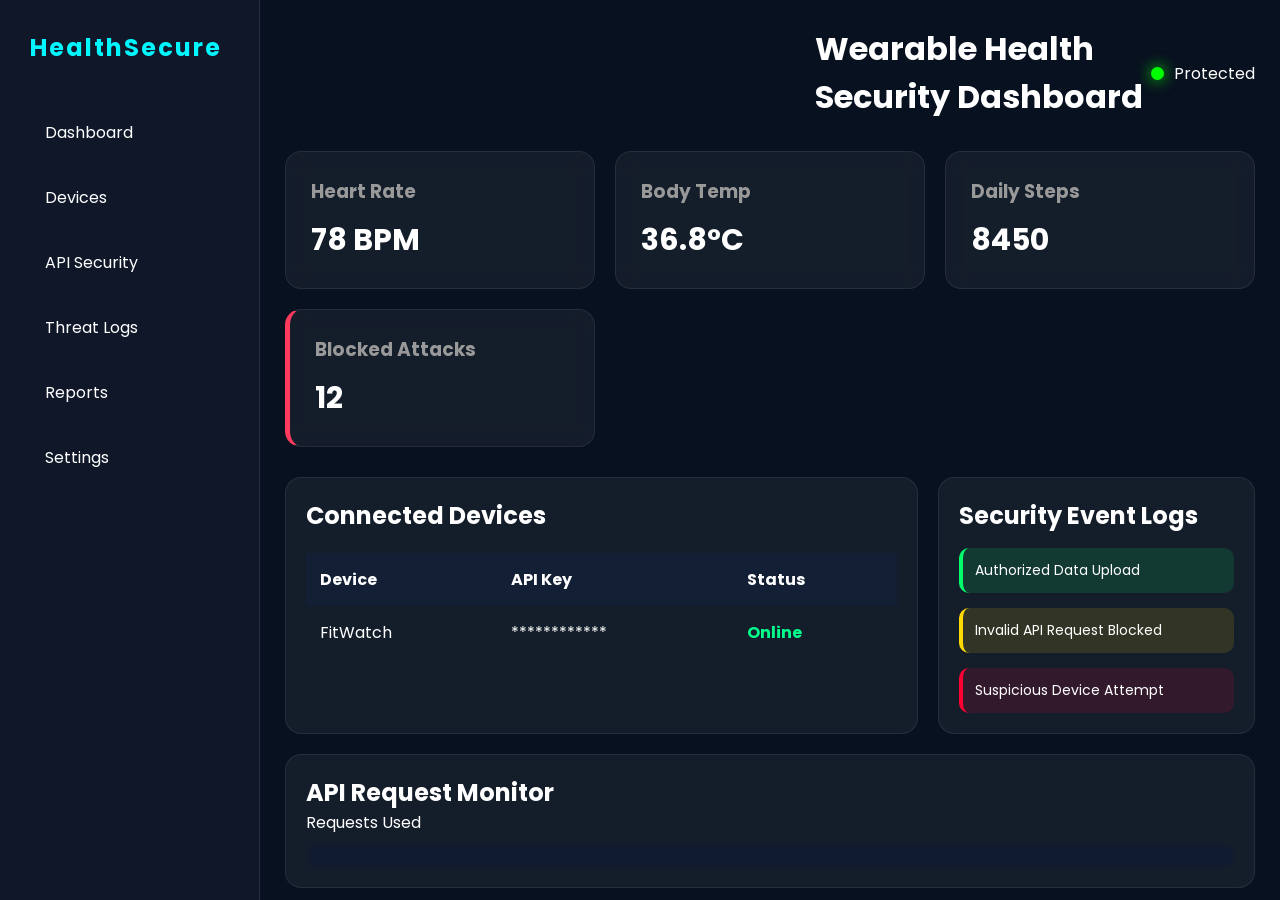
<file: index.html>
<!DOCTYPE html>
<html lang="en">
<head>
<meta charset="UTF-8">
<meta name="viewport" content="width=device-width, initial-scale=1.0">

<title>Wearable Security Dashboard</title>

<link rel="stylesheet" href="style.css">

<link href="https://fonts.googleapis.com/css2?family=Poppins:wght@300;400;500;600;700&display=swap" rel="stylesheet">
</head>

<body>

<div class="sidebar">

    <div class="logo">
        <h2>HealthSecure</h2>
    </div>

    <ul>

<li onclick="showPage('dashboardPage')">
Dashboard
</li>

<li onclick="showPage('devicesPage')">
Devices
</li>

<li onclick="showPage('apiPage')">
API Security
</li>

<li onclick="showPage('logsPage')">
Threat Logs
</li>

<li onclick="showPage('reportsPage')">
Reports
</li>

<li onclick="showPage('settingsPage')">
Settings
</li>

</ul>

</div>

<div class="main">

    <header>
        <div id="dashboardPage" class="page">
        </div>

        <div id="devicesPage" class="page" style="display:none;">

<h1>Devices</h1>

<div class="card">
    <h3>FitWatch Pro</h3>
    <p>Status: Online</p>
</div>

<div class="card">
    <h3>Health Band X</h3>
    <p>Status: Offline</p>
</div>

</div>

<div id="apiPage" class="page" style="display:none;">

<h1>API Security</h1>

<div class="card">
JWT Authentication Enabled ✅
</div>

<div class="card">
Rate Limiting Active ✅
</div>

<div class="card">
Encrypted API Communication ✅
</div>

</div>

<div id="logsPage" class="page" style="display:none;">

<h1>Threat Logs</h1>

<div class="log danger">
Unauthorized API Attempt
</div>

<div class="log warning">
Rate Limit Triggered
</div>

</div>

<div id="reportsPage" class="page" style="display:none;">

<h1>Reports</h1>

<div class="card">
Total Requests: 8450
</div>

<div class="card">
Blocked Attacks: 34
</div>

</div>

<div id="settingsPage" class="page" style="display:none;">

<h1>Settings</h1>

<button>Generate API Key</button>

<button>Backup Database</button>

</div>

        <div class="header-title">
            <h1>Wearable Health Security Dashboard</h1>
        </div>

        <div class="header-right">
            <div class="status-dot"></div>
            <span>Protected</span>
        </div>

    </header>

    <section class="cards">

        <div class="card">
            <h3>Heart Rate</h3>
            <h2 id="heartRate">78 BPM</h2>
        </div>

        <div class="card">
            <h3>Body Temp</h3>
            <h2 id="temperature">36.8°C</h2>
        </div>

        <div class="card">
            <h3>Daily Steps</h3>
            <h2 id="steps">8450</h2>
        </div>

        <div class="card attack">
            <h3>Blocked Attacks</h3>
            <h2 id="attacks">12</h2>
        </div>

    </section>

    <section class="dashboard-grid">

        <div class="panel">

            <h2>Connected Devices</h2>

            <table>

                <thead>
                    <tr>
                        <th>Device</th>
                        <th>API Key</th>
                        <th>Status</th>
                    </tr>
                </thead>

                <tbody id="deviceTable">

                    <tr>
                        <td>FitWatch</td>
                        <td>************</td>
                        <td class="online">Online</td>
                    </tr>

                </tbody>

            </table>

        </div>

        <div class="panel">

            <h2>Security Event Logs</h2>

            <div id="logs">

                <div class="log success">
                    Authorized Data Upload
                </div>

                <div class="log warning">
                    Invalid API Request Blocked
                </div>

                <div class="log danger">
                    Suspicious Device Attempt
                </div>

            </div>

        </div>

    </section>

    <section class="api-section">

        <div class="panel">

            <h2>API Request Monitor</h2>

            <div class="progress-wrapper">

                <span>Requests Used</span>

                <div class="progress">
                    <div class="fill" id="apiFill"></div>
                </div>

            </div>

        </div>

    </section>

</div>

<script src="script.js"></script>

</body>
</html>
</file>
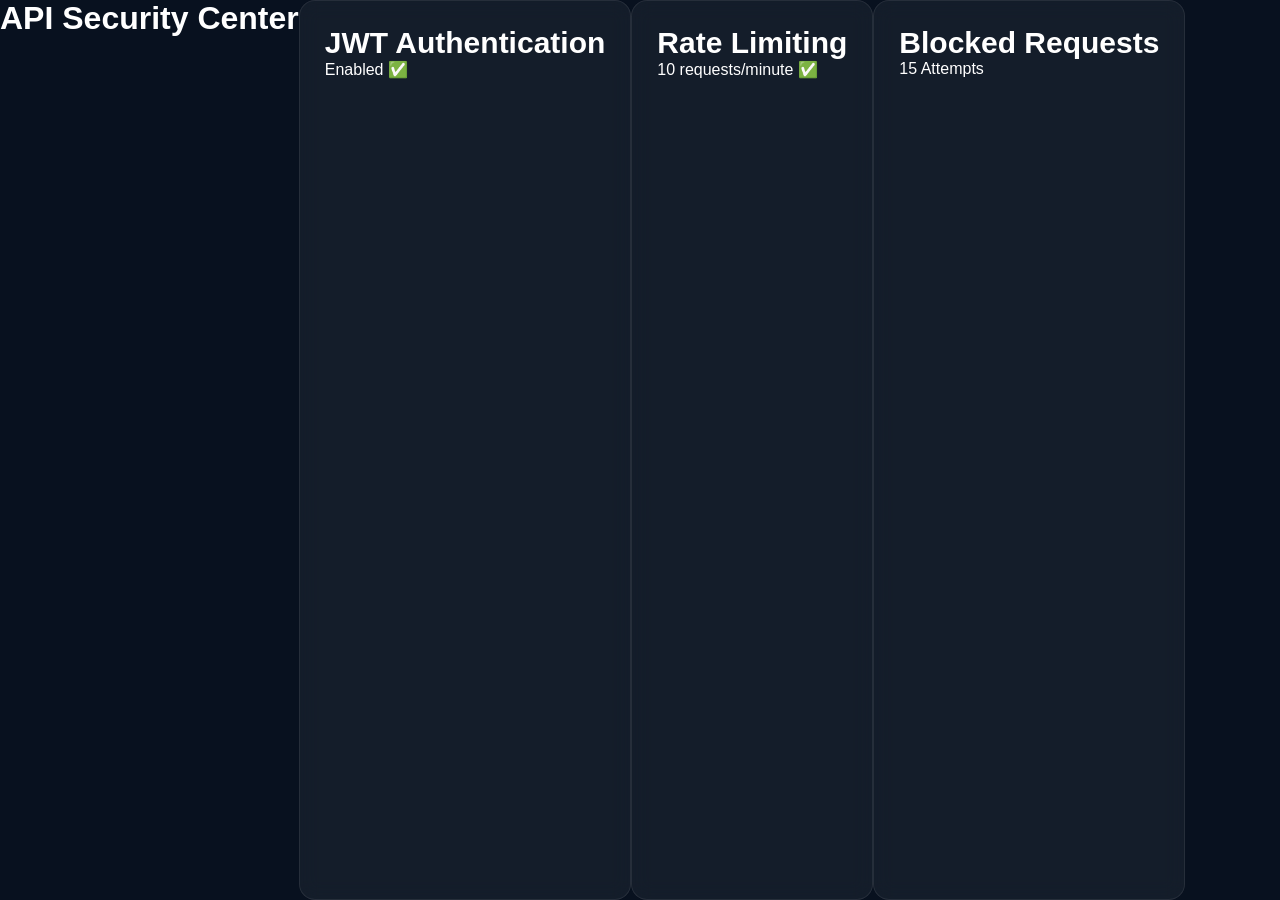
<file: api-security.html>
<!DOCTYPE html>
<html>
<head>
<title>API Security</title>
<link rel="stylesheet" href="style.css">
</head>

<body>

<h1>API Security Center</h1>

<div class="card">
<h2>JWT Authentication</h2>
<p>Enabled ✅</p>
</div>

<div class="card">
<h2>Rate Limiting</h2>
<p>10 requests/minute ✅</p>
</div>

<div class="card">
<h2>Blocked Requests</h2>
<p>15 Attempts</p>
</div>

</body>
</html>
</file>
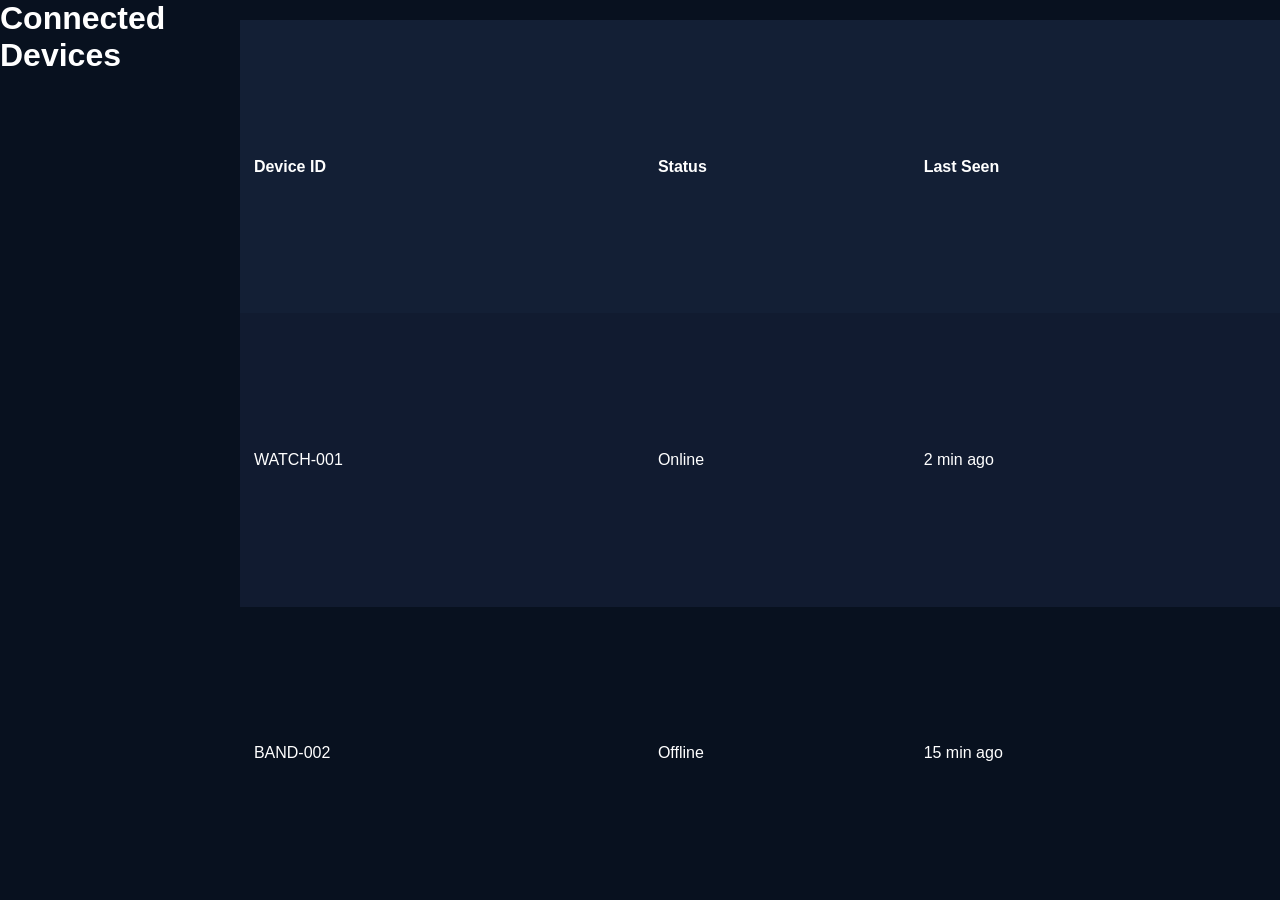
<file: devices.html>
<!DOCTYPE html>
<html>
<head>
    <title>Devices</title>
    <link rel="stylesheet" href="style.css">
</head>
<body>

<h1>Connected Devices</h1>

<table>
<tr>
<th>Device ID</th>
<th>Status</th>
<th>Last Seen</th>
</tr>

<tr>
<td>WATCH-001</td>
<td>Online</td>
<td>2 min ago</td>
</tr>

<tr>
<td>BAND-002</td>
<td>Offline</td>
<td>15 min ago</td>
</tr>

</table>

</body>
</html>
</file>
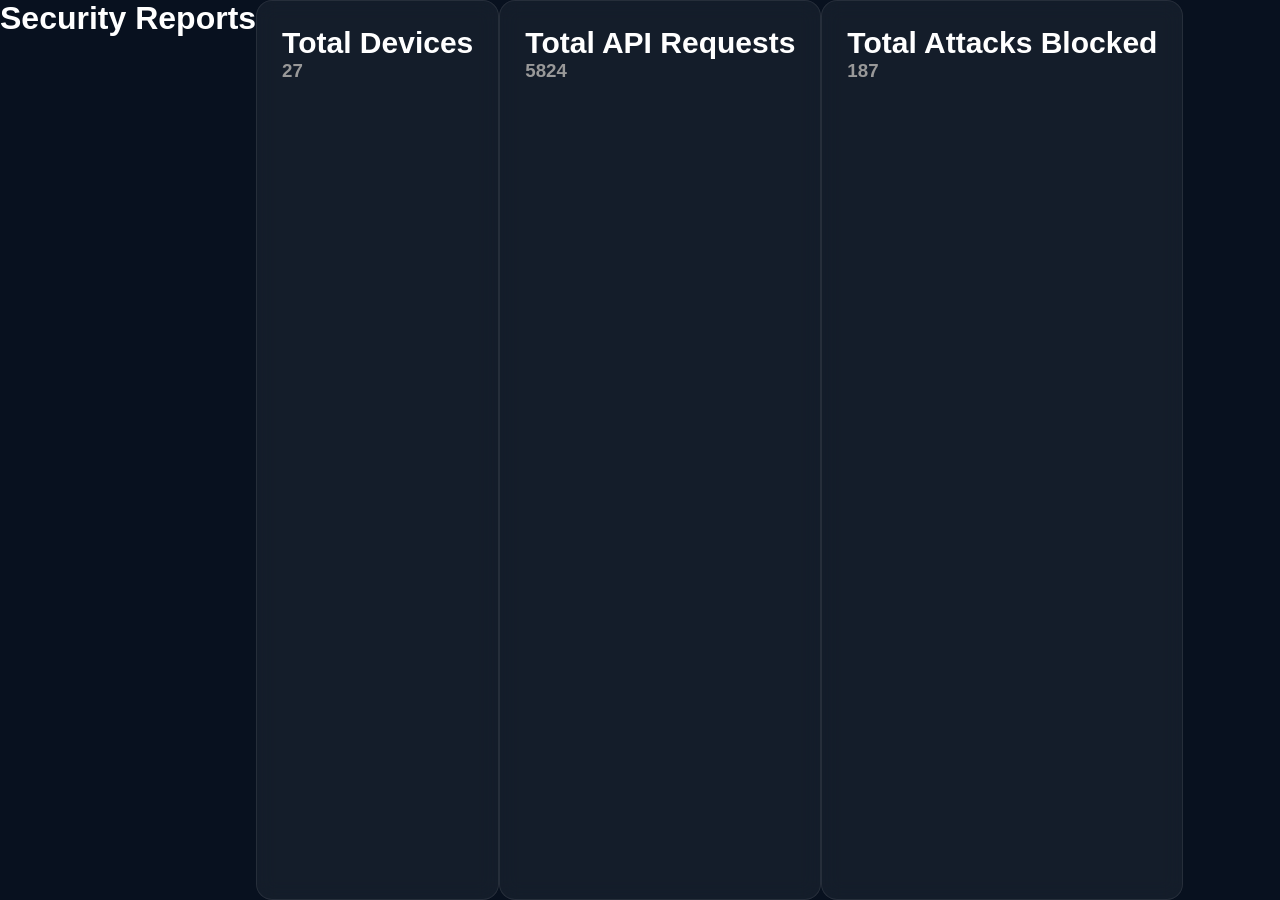
<file: reports.html>
<!DOCTYPE html>
<html>
<head>
<title>Reports</title>
<link rel="stylesheet" href="style.css">
</head>

<body>

<h1>Security Reports</h1>

<div class="card">
<h2>Total Devices</h2>
<h3>27</h3>
</div>

<div class="card">
<h2>Total API Requests</h2>
<h3>5824</h3>
</div>

<div class="card">
<h2>Total Attacks Blocked</h2>
<h3>187</h3>
</div>

</body>
</html>
</file>
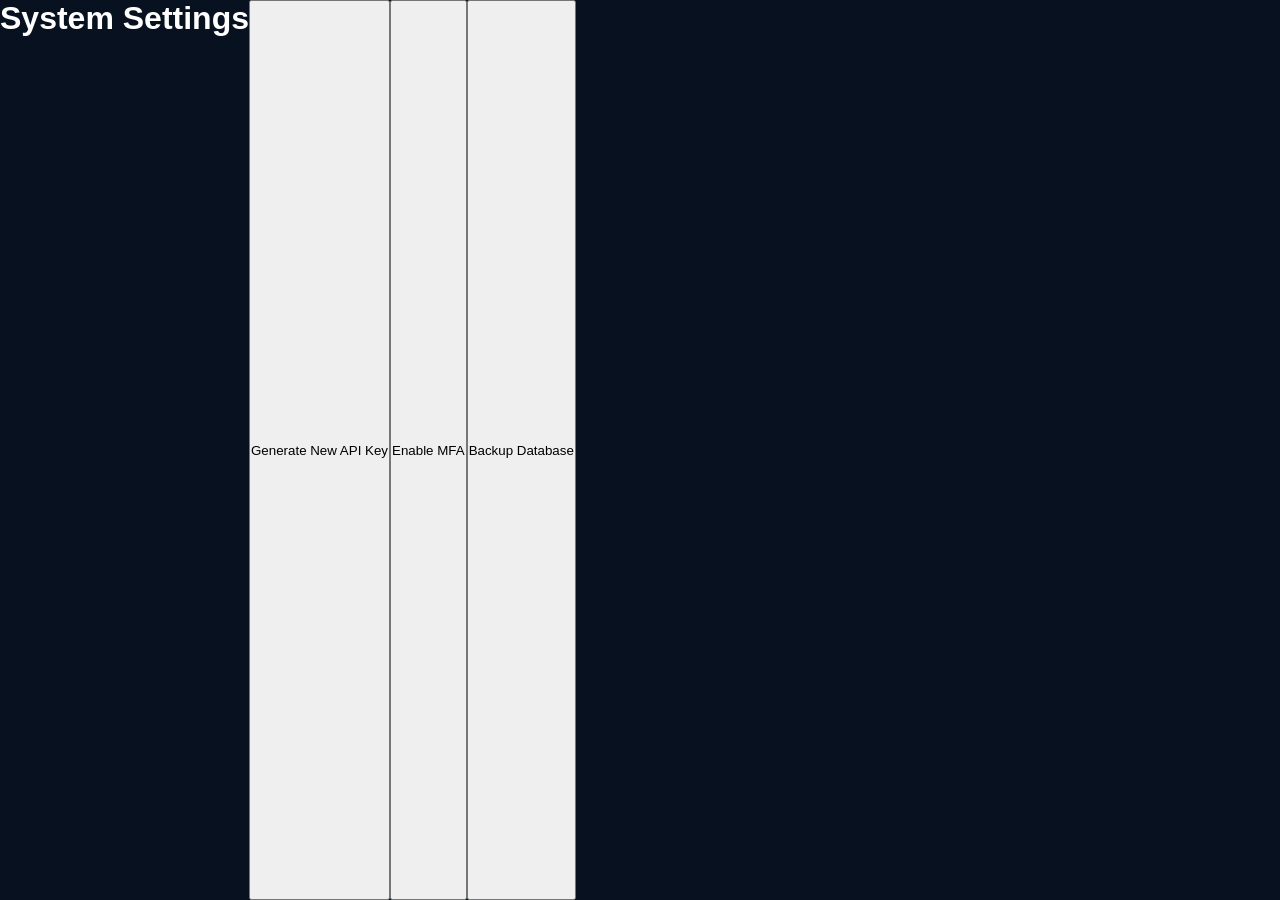
<file: settings.html>
<!DOCTYPE html>
<html>
<head>
<title>Settings</title>
<link rel="stylesheet" href="style.css">
</head>

<body>

<h1>System Settings</h1>

<button>Generate New API Key</button>

<button>Enable MFA</button>

<button>Backup Database</button>

</body>
</html>
</file>
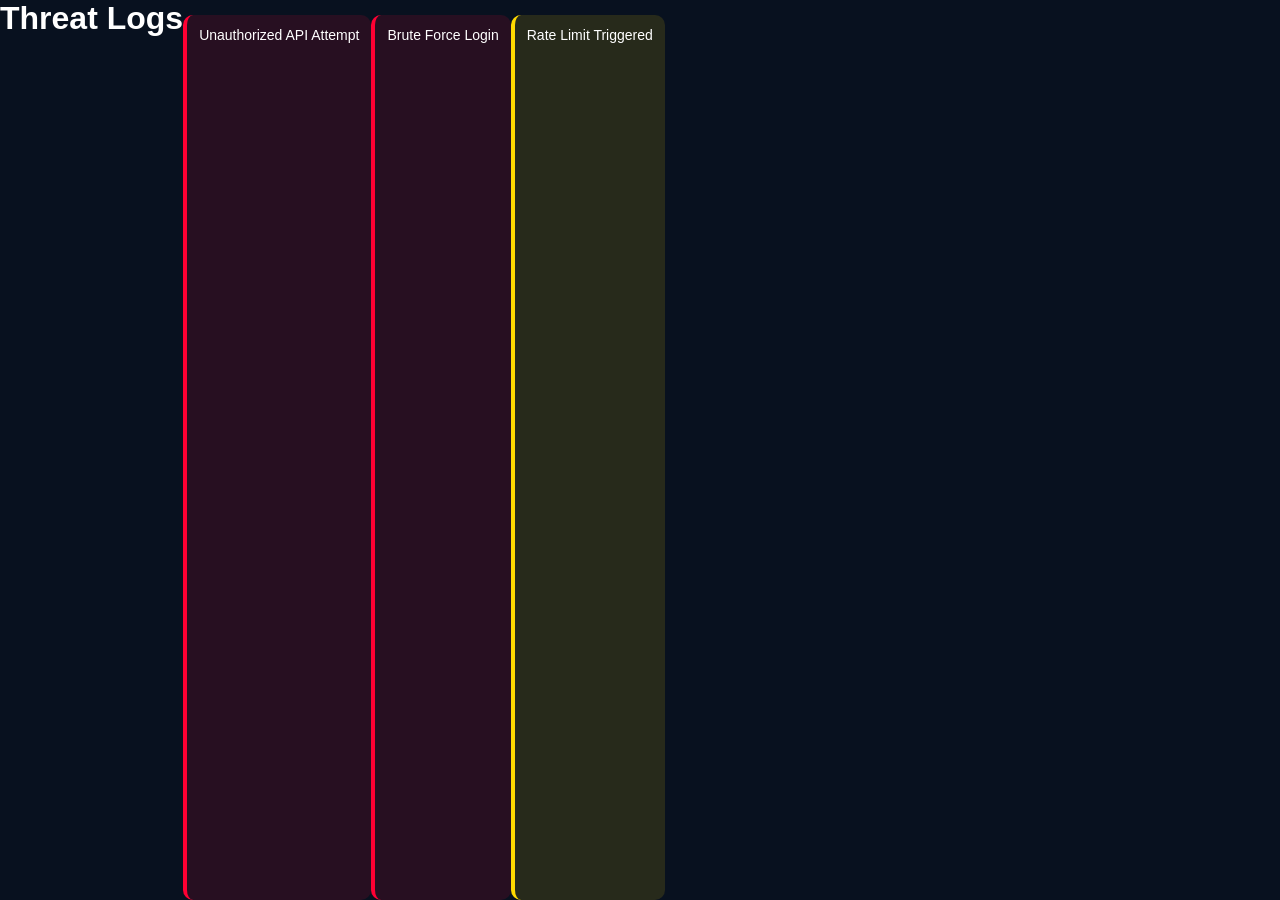
<file: threat-logs.html>
<!DOCTYPE html>
<html>
<head>
<title>Threat Logs</title>
<link rel="stylesheet" href="style.css">
</head>

<body>

<h1>Threat Logs</h1>

<div class="log danger">
Unauthorized API Attempt
</div>

<div class="log danger">
Brute Force Login
</div>

<div class="log warning">
Rate Limit Triggered
</div>

</body>
</html>
</file>
<file: style.css>
*{
margin:0;
padding:0;
box-sizing:border-box;
font-family:'Poppins',sans-serif;
}

body{
display:flex;
background:#08111f;
color:white;
height:100vh;
overflow:hidden;
}

.sidebar{
width:260px;
background:#0f1729;
padding:30px;
border-right:1px solid rgba(255,255,255,0.1);
}

.logo{
margin-bottom:40px;
}

.logo h2{
color:#00f7ff;
letter-spacing:2px;
}

.sidebar ul{
list-style:none;
}

.sidebar li{
padding:15px;
margin-bottom:10px;
cursor:pointer;
border-radius:10px;
transition:0.3s;
}

.sidebar li:hover,
.sidebar .active{
background:#00f7ff;
color:black;
font-weight:600;
}

.main{
flex:1;
padding:25px;
overflow-y:auto;
}

header{
display:flex;
justify-content:space-between;
align-items:center;
margin-bottom:30px;
}

.header-right{
display:flex;
align-items:center;
gap:10px;
}

.status-dot{
height:13px;
width:13px;
background:lime;
border-radius:50%;
box-shadow:0 0 15px lime;
}

.cards{
display:grid;
grid-template-columns:repeat(auto-fit,minmax(230px,1fr));
gap:20px;
margin-bottom:30px;
}

.card{
background:rgba(255,255,255,0.05);
padding:25px;
border-radius:16px;
backdrop-filter:blur(10px);
border:1px solid rgba(255,255,255,0.08);
transition:0.4s;
}

.card:hover{
transform:translateY(-6px);
box-shadow:0 0 25px #00f7ff55;
}

.card h3{
color:#999;
margin-bottom:12px;
}

.card h2{
font-size:30px;
}

.attack{
border-left:5px solid #ff3b5d;
}

.dashboard-grid{
display:grid;
grid-template-columns:2fr 1fr;
gap:20px;
margin-bottom:20px;
}

.panel{
background:rgba(255,255,255,0.05);
padding:20px;
border-radius:16px;
border:1px solid rgba(255,255,255,0.08);
}

table{
width:100%;
border-collapse:collapse;
margin-top:20px;
}

th,td{
padding:14px;
text-align:left;
}

th{
background:#131f35;
}

tr:nth-child(even){
background:#111b30;
}

.online{
color:#00ff8c;
font-weight:bold;
}

.log{
padding:12px;
border-radius:10px;
margin-top:15px;
font-size:14px;
}

.success{
background:#00ff6a20;
border-left:4px solid #00ff6a;
}

.warning{
background:#ffd90020;
border-left:4px solid #ffd900;
}

.danger{
background:#ff003320;
border-left:4px solid #ff0033;
}

.progress{
height:22px;
background:#111b30;
border-radius:20px;
overflow:hidden;
margin-top:10px;
}

.fill{
height:100%;
width:0%;
background:linear-gradient(
90deg,
#00f7ff,
#00ff88
);
transition:1s;
}

::-webkit-scrollbar{
width:8px;
}

::-webkit-scrollbar-thumb{
background:#00f7ff;
border-radius:20px;
}

.sidebar a{
    color:white;
    text-decoration:none;
    display:block;
    width:100%;
}
.page{
    animation: fadeIn 0.4s ease;
}

@keyframes fadeIn{

from{
opacity:0;
transform:translateY(20px);
}

to{
opacity:1;
transform:translateY(0);
}

}

.page{
    width:100%;
}

.sidebar li{
    cursor:pointer;
}
</file>
